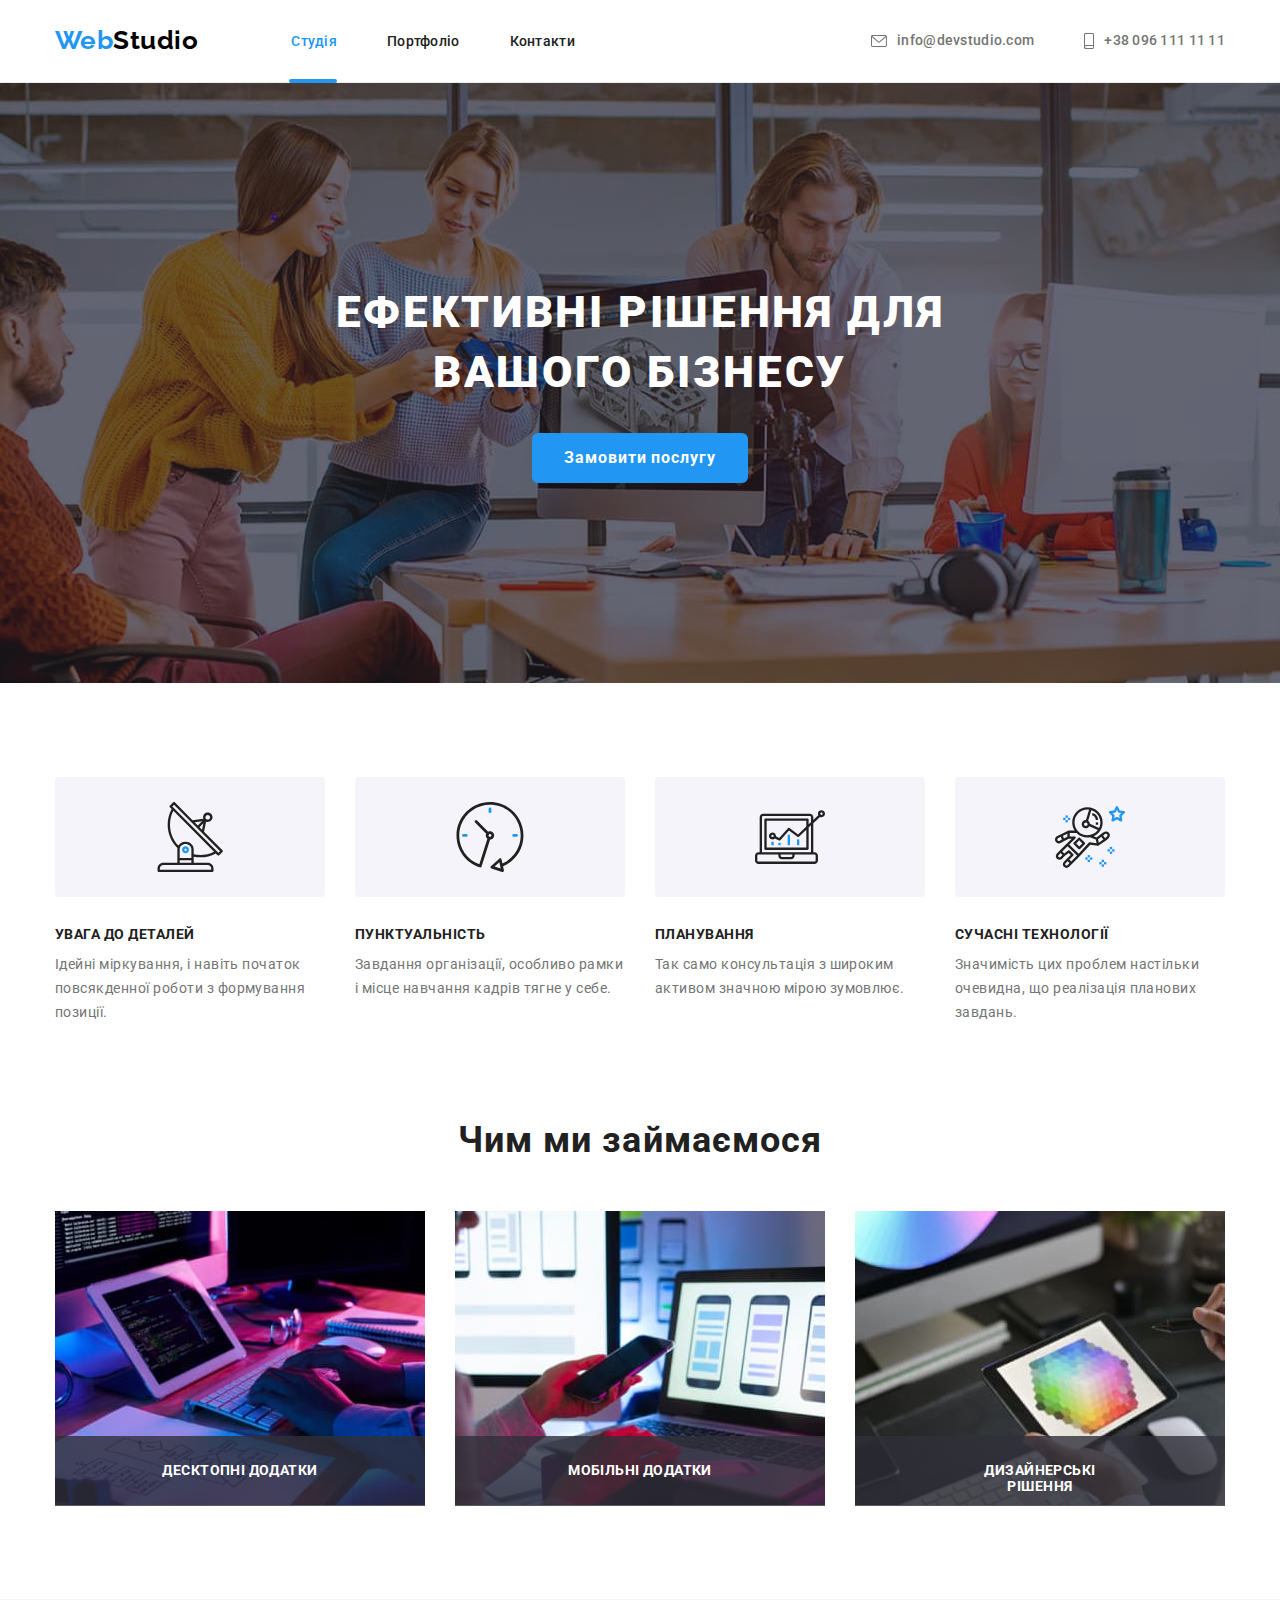
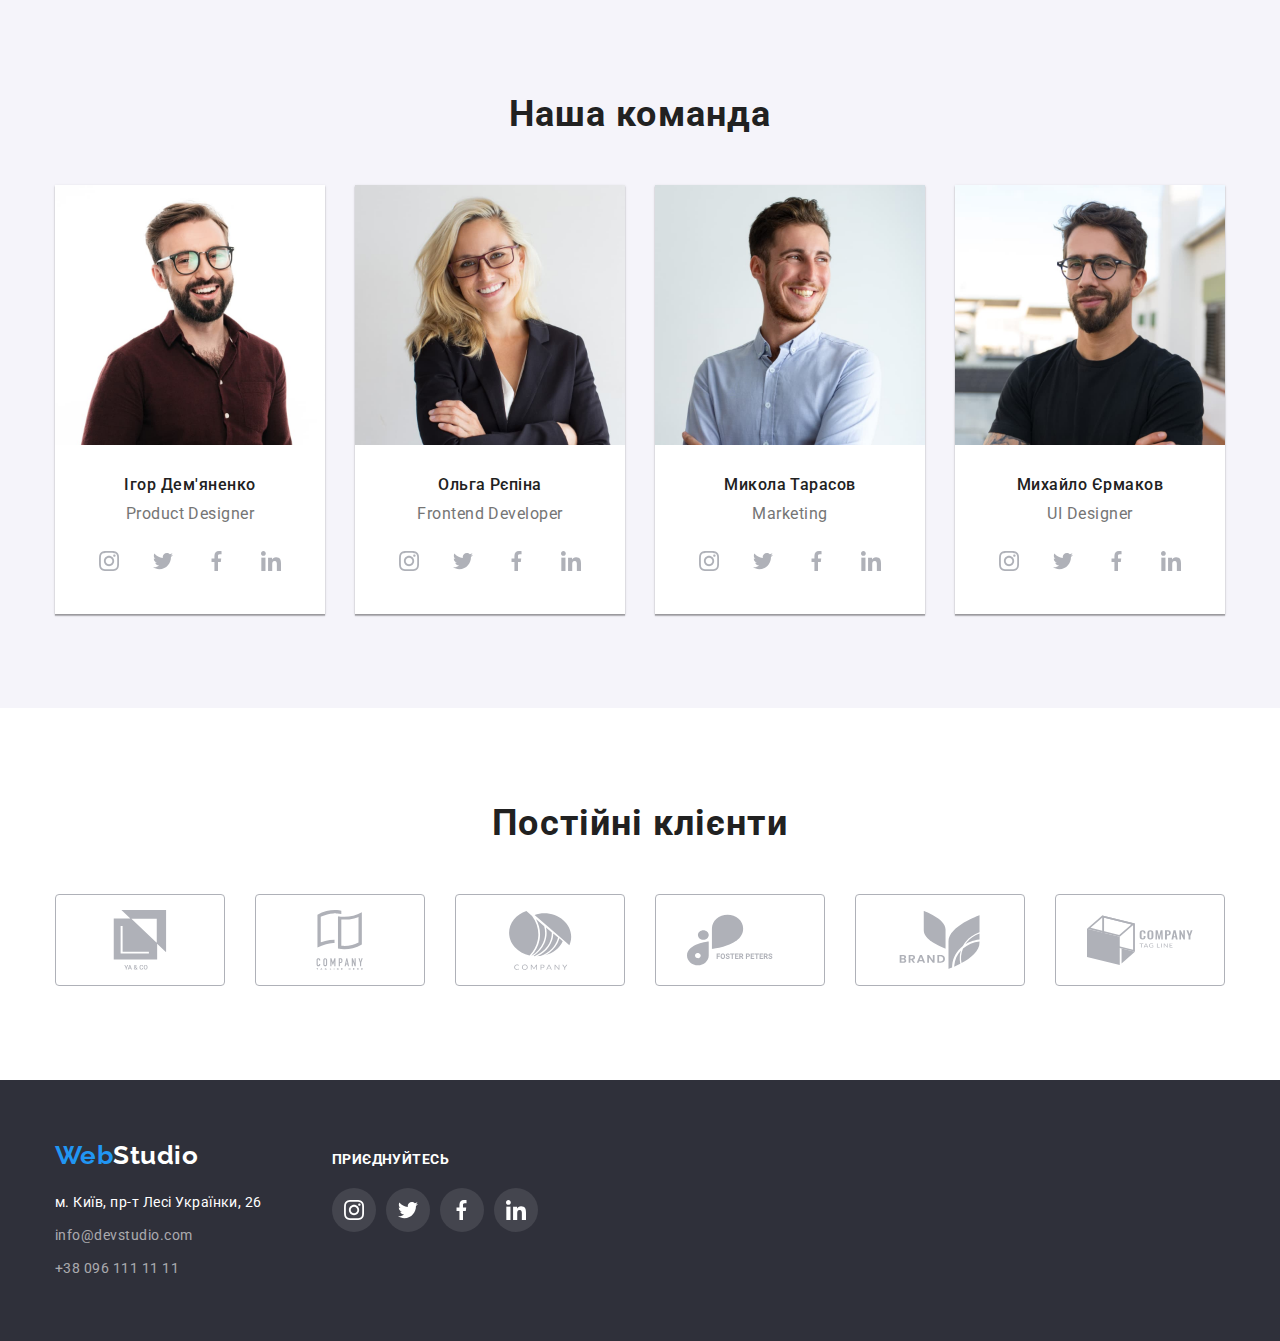
<file: index.html>
<!DOCTYPE html>
<html lang="en">
    <head>
        <meta charset="UTF-8" />
        <meta http-equiv="X-UA-Compatible" content="IE=edge" />
        <meta name="viewport" content="width=device-width, initial-scale=1.0" />
        <title>Portfolio</title>

        <link rel="preconnect" href="https://fonts.googleapis.com" />
        <link rel="preconnect" href="https://fonts.gstatic.com" crossorigin />
        <link
            href="https://fonts.googleapis.com/css2?family=Raleway:wght@700&family=Roboto:wght@400;500;700;900&display=swap"
            rel="stylesheet"
        />

        <link
            rel="stylesheet"
            href="https://cdnjs.cloudflare.com/ajax/libs/modern-normalize/1.0.0/modern-normalize.min.css"
        />

        <link rel="stylesheet" href="./css/styles.css" />
    </head>
    <body>
        <header class="page-header">
            <div class="container page-header-container">
                <nav class="main-nav">
                    <a href="./index.html" class="logo"
                        ><span class="accent">Web</span>Studio</a
                    >

                    <ul class="main-nav-list list">
                        <li class="main-nav-item">
                            <a
                                href="./index.html"
                                class="main-nav-link current link"
                                >Студія</a
                            >
                        </li>
                        <li class="main-nav-item">
                            <a
                                href="./portfolio.html"
                                class="main-nav-link link"
                                >Портфоліо</a
                            >
                        </li>
                        <li class="main-nav-item">
                            <a href="" class="main-nav-link link">Контакти</a>
                        </li>
                    </ul>
                </nav>

                <ul class="connection-list list">
                    <li class="connection-list-item">
                        <a
                            href="mailto:info@devstudio.com"
                            class="connection-list-link link"
                            ><svg
                                class="connection-list-icon"
                                width="16"
                                height="12"
                            >
                                <use
                                    href="./images/sprite.svg#icon-envelope"
                                ></use></svg
                            >info@devstudio.com</a
                        >
                    </li>
                    <li class="connection-list-item">
                        <a
                            href="tel:+380961111111"
                            class="connection-list-link link"
                            ><svg
                                class="connection-list-icon"
                                width="10"
                                height="16"
                            >
                                <use
                                    href="./images/sprite.svg#icon-smartphone"
                                ></use></svg
                            >+38 096 111 11 11</a
                        >
                    </li>
                </ul>
            </div>
        </header>
        <main>
            <section class="hero-section hero-background">
                <div class="container hero-section-container">
                    <h1 class="hero-title">
                        Ефективні рішення для вашого бізнесу
                    </h1>

                    <button type="button" class="hero-button" data-modal-open>
                        Замовити послугу
                    </button>
                </div>
            </section>

            <section class="benefits-section section">
                <div class="container">
                    <h2 class="benefits-title visually-hidden">
                        Наші переваги
                    </h2>

                    <ul class="benefits-list-theme list">
                        <li class="benefits-list-item">
                            <div class="benefits-element">
                                <svg
                                    class="benefits-list-icon"
                                    width="70"
                                    height="70"
                                >
                                    <use
                                        href="./images/sprite.svg#icon-Group-2"
                                    ></use>
                                </svg>
                            </div>
                            <h3 class="benefits-item-title">
                                УВАГА ДО ДЕТАЛЕЙ
                            </h3>
                            <p class="benefits-item-description">
                                Ідейні міркування, і навіть початок повсякденної
                                роботи з формування позиції.
                            </p>
                        </li>
                        <li class="benefits-list-item">
                            <div class="benefits-element">
                                <svg
                                    class="benefits-list-icon"
                                    width="70"
                                    height="70"
                                >
                                    <use
                                        href="./images/sprite.svg#icon-clock-1"
                                    ></use>
                                </svg>
                            </div>

                            <h3 class="benefits-item-title">ПУНКТУАЛЬНІСТЬ</h3>
                            <p class="benefits-item-description">
                                Завдання організації, особливо рамки і місце
                                навчання кадрів тягне у себе.
                            </p>
                        </li>
                        <li class="benefits-list-item">
                            <div class="benefits-element">
                                <svg
                                    class="benefits-list-icon"
                                    width="70"
                                    height="70"
                                >
                                    <use
                                        href="./images/sprite.svg#icon-diagram-1"
                                    ></use>
                                </svg>
                            </div>

                            <h3 class="benefits-item-title">ПЛАНУВАННЯ</h3>
                            <p class="benefits-item-description">
                                Так само консультація з широким активом значною
                                мірою зумовлює.
                            </p>
                        </li>
                        <li class="benefits-list-item">
                            <div class="benefits-element">
                                <svg
                                    class="benefits-list-icon"
                                    width="70"
                                    height="70"
                                >
                                    <use
                                        href="./images/sprite.svg#icon-astronaut-1"
                                    ></use>
                                </svg>
                            </div>

                            <h3 class="benefits-item-title">
                                СУЧАСНІ ТЕХНОЛОГІЇ
                            </h3>
                            <p class="benefits-item-description">
                                Значимість цих проблем настільки очевидна, що
                                реалізація планових завдань.
                            </p>
                        </li>
                    </ul>
                </div>
            </section>

            <section class="examples-section section">
                <div class="container">
                    <h2 class="examples-title title list">Чим ми займаємося</h2>

                    <ul class="examples-list list">
                        <li class="examples-item">
                            <div class="examples-background">
                                <img
                                    src="./images/programmings.jpg"
                                    alt="пишемо програми для комп'ютерів"
                                    width="370"
                                />
                                <div class="examples-background-overlay">
                                    <p class="examples-background-text">
                                        Десктопні додатки
                                    </p>
                                </div>
                            </div>
                        </li>

                        <li class="examples-item">
                            <div class="examples-background">
                                <img
                                    src="./images/apps.jpg"
                                    alt="створюємо мобільні додатки"
                                    width="370"
                                />
                                <div class="examples-background-overlay">
                                    <p class="examples-background-text">
                                        Мобільні додатки
                                    </p>
                                </div>
                            </div>
                        </li>
                        <li class="examples-item">
                            <div class="examples-background">
                                <img
                                    src="./images/settings.jpg"
                                    alt="тонкі налаштування обладнання"
                                    width="370"
                                />
                                <div class="examples-background-overlay">
                                    <p class="examples-background-text">
                                        Дизайнерські рішення
                                    </p>
                                </div>
                            </div>
                        </li>
                    </ul>
                </div>
            </section>

            <section class="team-section section">
                <div class="container">
                    <h2 class="team-title title">Наша команда</h2>
                    <ul class="team-list">
                        <li class="team-item list">
                            <img
                                class="team-card"
                                src="./images/igor.jpg"
                                alt="чоловік у коричневій сорочці"
                                width="270"
                            />
                            <div class="team-item-wrapper">
                                <h3 class="team-item-title title-name-team">
                                    Ігор Дем'яненко
                                </h3>
                                <p class="team-description">Product Designer</p>
                                <ul class="social-list">
                                    <li class="social-list-item list">
                                        <a
                                            href=""
                                            class="social-list-link link"
                                        >
                                            <svg
                                                class="social-list-icon"
                                                width="20"
                                                height="20"
                                            >
                                                <use
                                                    href="./images/sprite.svg#icon-instagram"
                                                ></use>
                                            </svg>
                                        </a>
                                    </li>
                                    <li class="social-list-item list">
                                        <a
                                            href=""
                                            class="social-list-link link"
                                        >
                                            <svg
                                                class="social-list-icon"
                                                width="20"
                                                height="20"
                                            >
                                                <use
                                                    href="./images/sprite.svg#icon-twitter"
                                                ></use>
                                            </svg>
                                        </a>
                                    </li>
                                    <li class="social-list-item list">
                                        <a href="" class="social-list-link">
                                            <svg
                                                class="social-list-icon"
                                                width="20"
                                                height="20"
                                            >
                                                <use
                                                    href="./images/sprite.svg#icon-facebook"
                                                ></use>
                                            </svg>
                                        </a>
                                    </li>
                                    <li class="social-list-item list">
                                        <a
                                            href=""
                                            class="social-list-link link"
                                        >
                                            <svg
                                                class="social-list-icon"
                                                width="20"
                                                height="20"
                                            >
                                                <use
                                                    href="./images/sprite.svg#icon-linkedin"
                                                ></use>
                                            </svg>
                                        </a>
                                    </li>
                                </ul>
                            </div>
                        </li>

                        <li class="team-item list">
                            <img
                                class="team-card"
                                src="./images/olga.jpg"
                                alt="блондинка в чорному піджаку"
                                width="270"
                            />
                            <div class="team-item-wrapper">
                                <h3 class="team-item-title title-name-team">
                                    Ольга Рєпіна
                                </h3>
                                <p class="team-description">
                                    Frontend Developer
                                </p>
                                <ul class="social-list">
                                    <li class="social-list-item list">
                                        <a
                                            href=""
                                            class="social-list-link link"
                                        >
                                            <svg
                                                class="social-list-icon"
                                                width="20"
                                                height="20"
                                            >
                                                <use
                                                    href="./images/sprite.svg#icon-instagram"
                                                ></use>
                                            </svg>
                                        </a>
                                    </li>
                                    <li class="social-list-item list">
                                        <a
                                            href=""
                                            class="social-list-link link"
                                        >
                                            <svg
                                                class="social-list-icon"
                                                width="20"
                                                height="20"
                                            >
                                                <use
                                                    href="./images/sprite.svg#icon-twitter"
                                                ></use>
                                            </svg>
                                        </a>
                                    </li>
                                    <li class="social-list-item list">
                                        <a href="" class="social-list-link">
                                            <svg
                                                class="social-list-icon"
                                                width="20"
                                                height="20"
                                            >
                                                <use
                                                    href="./images/sprite.svg#icon-facebook"
                                                ></use>
                                            </svg>
                                        </a>
                                    </li>
                                    <li class="social-list-item list">
                                        <a
                                            href=""
                                            class="social-list-link link"
                                        >
                                            <svg
                                                class="social-list-icon"
                                                width="20"
                                                height="20"
                                            >
                                                <use
                                                    href="./images/sprite.svg#icon-linkedin"
                                                ></use>
                                            </svg>
                                        </a>
                                    </li>
                                </ul>
                            </div>
                        </li>

                        <li class="team-item list">
                            <img
                                class="team-card"
                                src="./images/nikolay.jpg"
                                alt="чоловік у блакитній сорочці"
                                width="270"
                            />
                            <div class="team-item-wrapper">
                                <h3 class="team-item-title title-name-team">
                                    Микола Тарасов
                                </h3>
                                <p class="team-description">Marketing</p>
                                <ul class="social-list">
                                    <li class="social-list-item list">
                                        <a
                                            href=""
                                            class="social-list-link link"
                                        >
                                            <svg
                                                class="social-list-icon"
                                                width="20"
                                                height="20"
                                            >
                                                <use
                                                    href="./images/sprite.svg#icon-instagram"
                                                ></use>
                                            </svg>
                                        </a>
                                    </li>
                                    <li class="social-list-item list">
                                        <a
                                            href=""
                                            class="social-list-link link"
                                        >
                                            <svg
                                                class="social-list-icon"
                                                width="20"
                                                height="20"
                                            >
                                                <use
                                                    href="./images/sprite.svg#icon-twitter"
                                                ></use>
                                            </svg>
                                        </a>
                                    </li>
                                    <li class="social-list-item list">
                                        <a href="" class="social-list-link">
                                            <svg
                                                class="social-list-icon"
                                                width="20"
                                                height="20"
                                            >
                                                <use
                                                    href="./images/sprite.svg#icon-facebook"
                                                ></use>
                                            </svg>
                                        </a>
                                    </li>
                                    <li class="social-list-item list">
                                        <a
                                            href=""
                                            class="social-list-link link"
                                        >
                                            <svg
                                                class="social-list-icon"
                                                width="20"
                                                height="20"
                                            >
                                                <use
                                                    href="./images/sprite.svg#icon-linkedin"
                                                ></use>
                                            </svg>
                                        </a>
                                    </li>
                                </ul>
                            </div>
                        </li>
                        <li class="team-item list">
                            <img
                                class="team-card"
                                src="./images/michael.jpg"
                                alt="чоловік у чорній футболці"
                                width="270"
                            />
                            <div class="team-item-wrapper">
                                <h3 class="team-item-title title-name-team">
                                    Михайло Єрмаков
                                </h3>
                                <p class="team-description">UI Designer</p>
                                <ul class="social-list">
                                    <li class="social-list-item list">
                                        <a
                                            href=""
                                            class="social-list-link link"
                                        >
                                            <svg
                                                class="social-list-icon"
                                                width="20"
                                                height="20"
                                            >
                                                <use
                                                    href="./images/sprite.svg#icon-instagram"
                                                ></use>
                                            </svg>
                                        </a>
                                    </li>
                                    <li class="social-list-item list">
                                        <a
                                            href=""
                                            class="social-list-link link"
                                        >
                                            <svg
                                                class="social-list-icon"
                                                width="20"
                                                height="20"
                                            >
                                                <use
                                                    href="./images/sprite.svg#icon-twitter"
                                                ></use>
                                            </svg>
                                        </a>
                                    </li>
                                    <li class="social-list-item list">
                                        <a href="" class="social-list-link">
                                            <svg
                                                class="social-list-icon"
                                                width="20"
                                                height="20"
                                            >
                                                <use
                                                    href="./images/sprite.svg#icon-facebook"
                                                ></use>
                                            </svg>
                                        </a>
                                    </li>
                                    <li class="social-list-item list">
                                        <a
                                            href=""
                                            class="social-list-link link"
                                        >
                                            <svg
                                                class="social-list-icon"
                                                width="20"
                                                height="20"
                                            >
                                                <use
                                                    href="./images/sprite.svg#icon-linkedin"
                                                ></use>
                                            </svg>
                                        </a>
                                    </li>
                                </ul>
                            </div>
                        </li>
                    </ul>
                </div>
            </section>

            <section class="our-clients-section section">
                <div class="container">
                    <h2 class="our-clients-section-title title">
                        Постійні клієнти
                    </h2>
                    <ul class="our-clients-section-list">
                        <li class="our-clients-item list">
                            <a
                                href=""
                                class="our-clients-section-list-link link"
                            >
                                <svg
                                    class="our-clients-section-icon"
                                    width="106"
                                    height="60"
                                >
                                    <use
                                        href="./images/sprite.svg#icon-yaco"
                                    ></use>
                                </svg>
                            </a>
                        </li>
                        <li class="our-clients-item list">
                            <a
                                href=""
                                class="our-clients-section-list-link link"
                            >
                                <svg
                                    class="our-clients-section-icon"
                                    width="106"
                                    height="60"
                                >
                                    <use
                                        href="./images/sprite.svg#icon-group"
                                    ></use>
                                </svg>
                            </a>
                        </li>
                        <li class="our-clients-item list">
                            <a
                                href=""
                                class="our-clients-section-list-link link"
                            >
                                <svg
                                    class="our-clients-section-icon"
                                    width="106"
                                    height="60"
                                >
                                    <use
                                        href="./images/sprite.svg#icon-company"
                                    ></use>
                                </svg>
                            </a>
                        </li>
                        <li class="our-clients-item list">
                            <a
                                href=""
                                class="our-clients-section-list-link link"
                            >
                                <svg
                                    class="our-clients-section-icon"
                                    width="106"
                                    height="60"
                                >
                                    <use
                                        href="./images/sprite.svg#icon-foster"
                                    ></use>
                                </svg>
                            </a>
                        </li>
                        <li class="our-clients-item list">
                            <a
                                href=""
                                class="our-clients-section-list-link link"
                            >
                                <svg
                                    class="our-clients-section-icon"
                                    width="106"
                                    height="60"
                                >
                                    <use
                                        href="./images/sprite.svg#icon-brand"
                                    ></use>
                                </svg>
                            </a>
                        </li>
                        <li class="our-clients-item list">
                            <a
                                href=""
                                class="our-clients-section-list-link link"
                            >
                                <svg
                                    class="our-clients-section-icon"
                                    width="106"
                                    height="60"
                                >
                                    <use
                                        href="./images/sprite.svg#icon-tag-line"
                                    ></use>
                                </svg>
                            </a>
                        </li>
                    </ul>
                </div>
            </section>
        </main>

        <footer class="footer">
            <div class="container foot-list">
                <ul class="foot-footer-list list">
                    <li>
                        <a href="./index.html" class="logo-footer"
                            ><span class="accent">Web</span>Studio</a
                        >

                        <address>
                            <ul class="connect-list list">
                                <li class="item">
                                    <a
                                        href="https://www.google.com.ua/maps/place/бул.+Леси+Украинки,+26,+Киев"
                                        target="_blank"
                                        rel="noopener noreferrer"
                                        class="address"
                                        >м. Київ, пр-т Лесі Українки, 26</a
                                    >
                                </li>
                                <li class="item">
                                    <a
                                        href="mailto:info@devstudio.com"
                                        class="link"
                                        >info@devstudio.com</a
                                    >
                                </li>
                                <li class="item">
                                    <a href="tel:+380961111111" class="link"
                                        >+38 096 111 11 11</a
                                    >
                                </li>
                            </ul>
                        </address>
                    </li>
                    <li>
                        <div class="social-list-footer-total">
                            <h2 class="social-list-footer-total-title">
                                Приєднуйтесь
                            </h2>
                            <ul class="social-list-footer">
                                <li class="social-list-item-footer list">
                                    <a
                                        href=""
                                        class="social-list-link-footer link"
                                    >
                                        <svg
                                            class="social-list-icon-footer"
                                            width="20"
                                            height="20"
                                        >
                                            <use
                                                href="./images/sprite.svg#icon-instagram"
                                            ></use>
                                        </svg>
                                    </a>
                                </li>
                                <li class="social-list-item-footer list">
                                    <a
                                        href=""
                                        class="social-list-link-footer link"
                                    >
                                        <svg
                                            class="social-list-icon-footer"
                                            width="20"
                                            height="20"
                                        >
                                            <use
                                                href="./images/sprite.svg#icon-twitter"
                                            ></use>
                                        </svg>
                                    </a>
                                </li>
                                <li class="social-list-item-footer list">
                                    <a href="" class="social-list-link-footer">
                                        <svg
                                            class="social-list-icon-footer"
                                            width="20"
                                            height="20"
                                        >
                                            <use
                                                href="./images/sprite.svg#icon-facebook"
                                            ></use>
                                        </svg>
                                    </a>
                                </li>
                                <li class="social-list-item-footer list">
                                    <a
                                        href=""
                                        class="social-list-link-footer link"
                                    >
                                        <svg
                                            class="social-list-icon-footer"
                                            width="20"
                                            height="20"
                                        >
                                            <use
                                                href="./images/sprite.svg#icon-linkedin"
                                            ></use>
                                        </svg>
                                    </a>
                                </li>
                            </ul>
                        </div>
                    </li>
                </ul>
            </div>
        </footer>

        <div class="backdrop is-hidden" data-modal>
            <div class="modal">
                <button type="button" class="modal-close-btn" data-modal-close>
                    <svg class="modal-close-btn-icon" width="11" height="11">
                        <use href="./images/sprite.svg#icon-cross"></use>
                    </svg>
                </button>
                <p class="modal-caption">
                    Залиште свої дані, ми вам передзвонимо
                </p>
                <form class="modal-form">
                    <label class="modal-form-field"
                        >Ім'я
                        <input
                            name="user-name"
                            type="text"
                            class="modal-form-input"
                            placeholder=""
                            required
                            pattern="[a-zA-Zа-яА-ЯіІїЇ]+"
                        />
                    </label>

                    <label class="modal-form-field"
                        >Телефон
                        <input
                            name="user-phone-number"
                            type="tel"
                            class="modal-form-input"
                            placeholder=""
                            pattern="[0-9]{3}-[0-9]{3}-[0-9]{2}-[0-9]{2}"
                            title="xxx-xxx-xx-xx"
                            required
                        />
                    </label>

                    <label for="" class="modal-form-field"
                        >Пошта
                        <input
                            name="user-email"
                            type="text"
                            class="modal-form-input"
                            placeholder=""
                            required
                        />
                    </label>

                    <label for="" class="modal-form-field"
                        >Коментар
                        <textarea name="" id="" cols="30" rows="10">
Коментар</textarea
                        >
                    </label>
                    <label for="" class="modal-form-check-wrapper">
                        <input type="text" class="modal-form-check" />
                        Погоджуюся з розсилкою та приймаю
                        <a href="">Умови договору</a>
                    </label>

                    <!-- <div class="contact-form-btn-wrapper"> -->
                    <button type="submit" class="modal-form-btn">
                        Відправити
                    </button>
                    <!-- </div> -->
                </form>
            </div>
        </div>
        <script src="./js/modal.js"></script>
    </body>
</html>
</file>
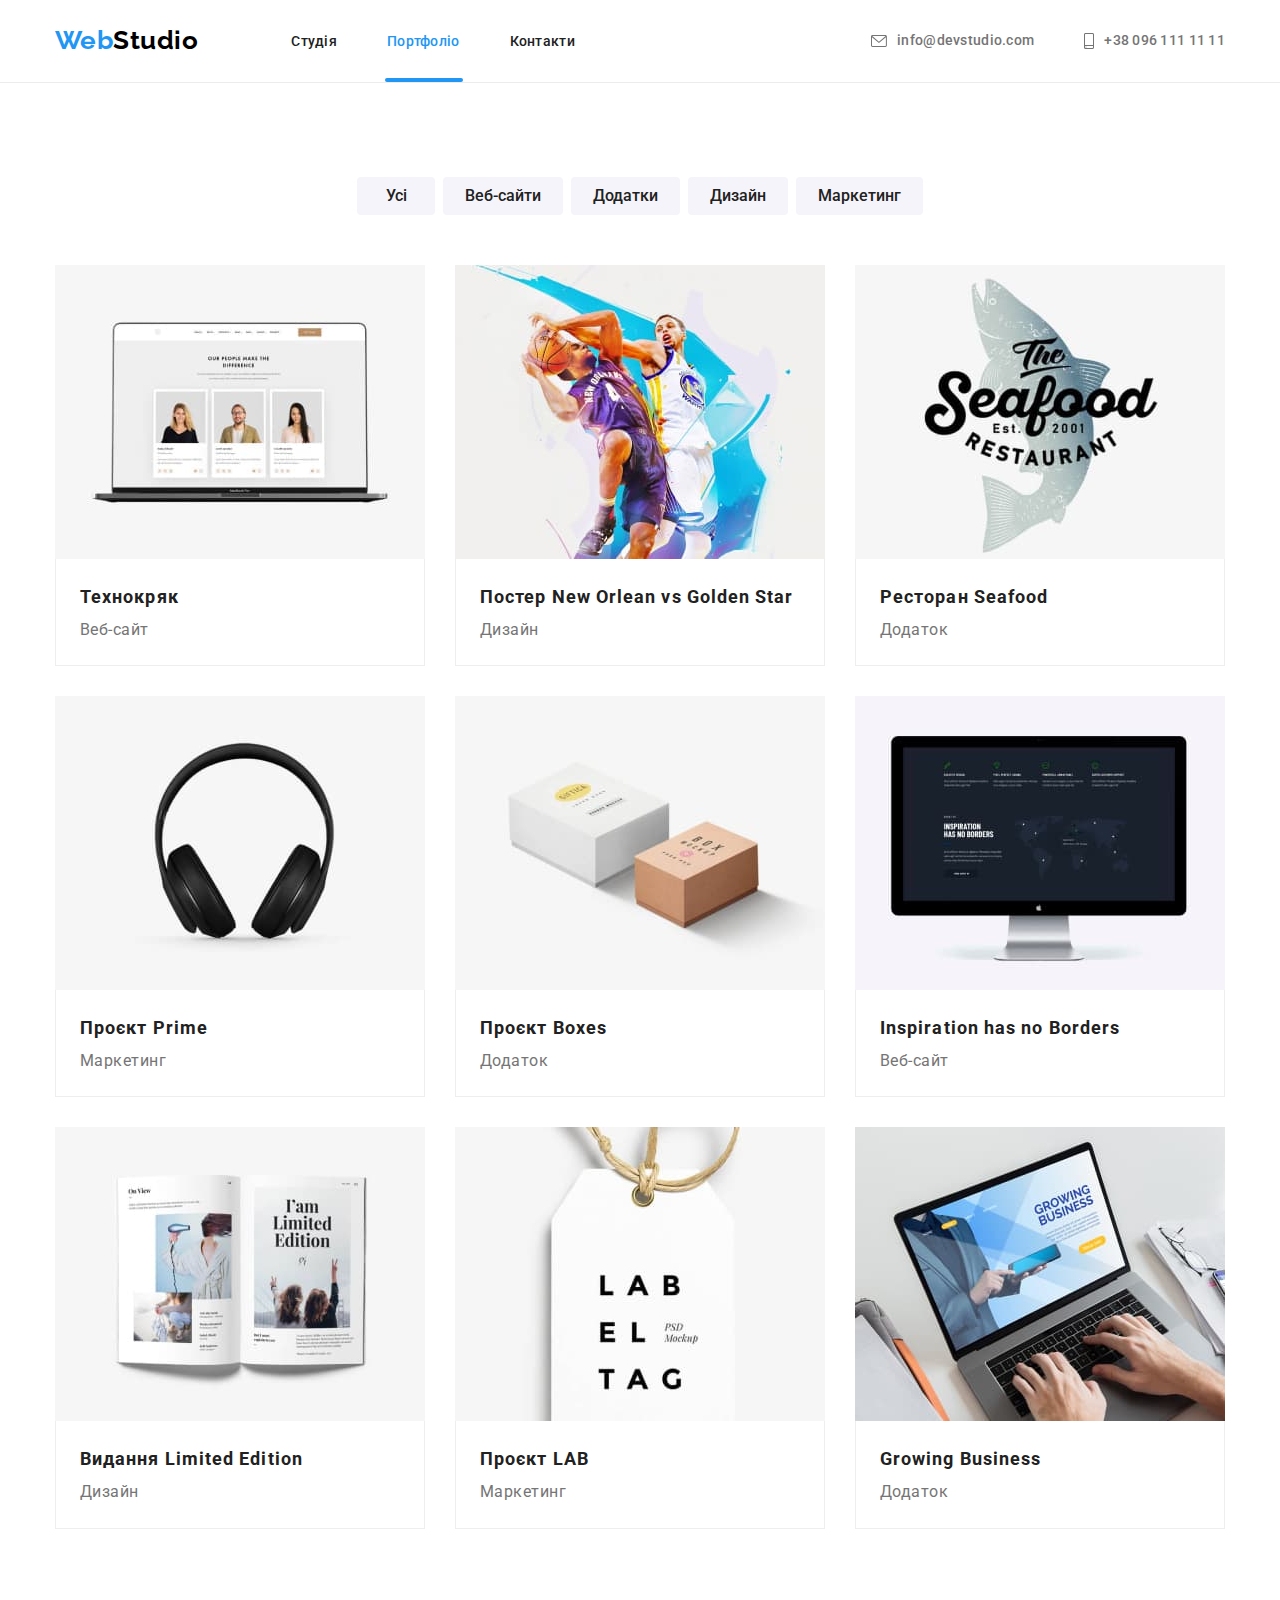
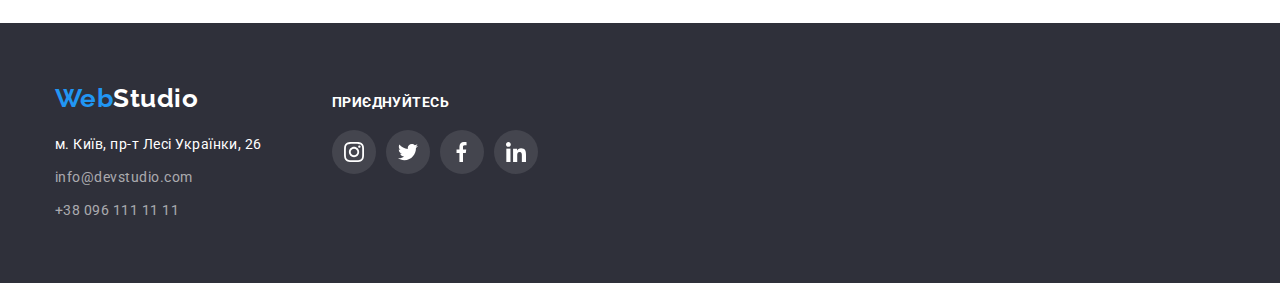
<file: portfolio.html>
<!DOCTYPE html>
<html lang="en">
    <head>
        <meta charset="UTF-8" />
        <meta http-equiv="X-UA-Compatible" content="IE=edge" />
        <meta name="viewport" content="width=device-width, initial-scale=1.0" />
        <title>Portfolio</title>

        <link rel="preconnect" href="https://fonts.googleapis.com" />
        <link rel="preconnect" href="https://fonts.gstatic.com" crossorigin />
        <link
            href="https://fonts.googleapis.com/css2?family=Raleway:wght@700&family=Roboto:wght@400;500;700;900&display=swap"
            rel="stylesheet"
        />

        <link
            rel="stylesheet"
            href="https://cdnjs.cloudflare.com/ajax/libs/modern-normalize/1.0.0/modern-normalize.min.css"
        />

        <link rel="stylesheet" href="./css/styles.css" />
    </head>
    <body>
        <header class="page-header">
            <div class="container page-header-container">
                <nav class="main-nav">
                    <a href="./index.html" class="logo"
                        ><span class="accent">Web</span>Studio</a
                    >

                    <ul class="main-nav-list list">
                        <li class="main-nav-item">
                            <a href="./index.html" class="main-nav-link link"
                                >Студія</a
                            >
                        </li>
                        <li class="main-nav-item">
                            <a
                                href="./portfolio.html"
                                class="main-nav-link-portfolio current link"
                                >Портфоліо</a
                            >
                        </li>
                        <li class="main-nav-item">
                            <a href="" class="main-nav-link link">Контакти</a>
                        </li>
                    </ul>
                </nav>

                <ul class="connection-list list">
                    <li class="connection-list-item">
                        <a
                            href="mailto:info@devstudio.com"
                            class="connection-list-link link"
                            ><svg
                                class="connection-list-icon"
                                width="16"
                                height="12"
                            >
                                <use
                                    href="./images/sprite.svg#icon-envelope"
                                ></use></svg
                            >info@devstudio.com</a
                        >
                    </li>
                    <li class="connection-list-item">
                        <a
                            href="tel:+380961111111"
                            class="connection-list-link link"
                            ><svg
                                class="connection-list-icon"
                                width="10"
                                height="16"
                            >
                                <use
                                    href="./images/sprite.svg#icon-smartphone"
                                ></use></svg
                            >+38 096 111 11 11</a
                        >
                    </li>
                </ul>
            </div>
        </header>
        <main>
            <section class="works-section section">
                <h1 class="section-title visually-hidden">Наші роботи</h1>
                <div class="container">
                    <ul class="button-list list">
                        <li>
                            <button type="button" class="button-secondary">
                                Усі
                            </button>
                        </li>
                        <li>
                            <button type="button" class="button-secondary">
                                Веб-сайти
                            </button>
                        </li>
                        <li>
                            <button type="button" class="button-secondary">
                                Додатки
                            </button>
                        </li>
                        <li>
                            <button type="button" class="button-secondary">
                                Дизайн
                            </button>
                        </li>
                        <li>
                            <button type="button" class="button-secondary">
                                Маркетинг
                            </button>
                        </li>
                    </ul>
                </div>

                <div class="container">
                    <ul class="works-list list link">
                        <li class="works-list-element">
                            <a href="/" class="link">
                                <div class="works-box">
                                    <img
                                        src="./images/techno.jpg"
                                        alt="Ноутбук"
                                        width="370"
                                    />

                                    <div class="works-overlay">
                                        <p class="works-overlay-text">
                                            Ресурс пропонує комплексні
                                            пропозиції з різним рівнем
                                            функціоналу та сервісів. Все це
                                            дозволить відвідувачу отримати
                                            вичерпні відомості про компанію чи
                                            приватну особу.
                                        </p>
                                    </div>
                                </div>
                            </a>

                            <div class="works-list-wrapper">
                                <h2
                                    class="works-list-element-title title-works-total"
                                >
                                    Технокряк
                                </h2>
                                <p class="works-description">Веб-сайт</p>
                            </div>
                        </li>

                        <li class="works-list-element">
                            <a href="/" class="link">
                                <div class="works-box">
                                    <img
                                        src="./images/poster.jpg"
                                        alt="Двоє хлопців грають у баскетбол"
                                        width="370"
                                    />
                                    <div class="works-overlay">
                                        <p class="works-overlay-text">
                                            Ресурс пропонує комплексні
                                            пропозиції з різним рівнем
                                            функціоналу та сервісів. Все це
                                            дозволить відвідувачу отримати
                                            вичерпні відомості про компанію чи
                                            приватну особу.
                                        </p>
                                    </div>
                                </div></a
                            >
                            <div class="works-list-wrapper">
                                <h2
                                    class="works-list-element-title title-works-total"
                                >
                                    Постер New Orlean vs Golden Star
                                </h2>
                                <p class="works-description">Дизайн</p>
                            </div>
                        </li>
                        <li class="works-list-element">
                            <a href="/" class="link">
                                <div class="works-box">
                                    <img
                                        src="./images/restaurant.jpg"
                                        alt="реклама рибного ресторану"
                                        width="370"
                                    />
                                    <div class="works-overlay">
                                        <p class="works-overlay-text">
                                            Ресурс пропонує комплексні
                                            пропозиції з різним рівнем
                                            функціоналу та сервісів. Все це
                                            дозволить відвідувачу отримати
                                            вичерпні відомості про компанію чи
                                            приватну особу.
                                        </p>
                                    </div>
                                </div></a
                            >
                            <div class="works-list-wrapper">
                                <h2
                                    class="works-list-element-title title-works-total"
                                >
                                    Ресторан Seafood
                                </h2>
                                <p class="works-description">Додаток</p>
                            </div>
                        </li>
                        <li class="works-list-element">
                            <a href="/" class="link">
                                <div class="works-box">
                                    <img
                                        src="./images/prime.jpg"
                                        alt="Навушники"
                                        width="370"
                                    />
                                    <div class="works-overlay">
                                        <p class="works-overlay-text">
                                            Ресурс пропонує комплексні
                                            пропозиції з різним рівнем
                                            функціоналу та сервісів. Все це
                                            дозволить відвідувачу отримати
                                            вичерпні відомості про компанію чи
                                            приватну особу.
                                        </p>
                                    </div>
                                </div></a
                            >
                            <div class="works-list-wrapper">
                                <h2
                                    class="works-list-element-title title-works-total"
                                >
                                    Проєкт Prime
                                </h2>
                                <p class="works-description">Маркетинг</p>
                            </div>
                        </li>
                        <li class="works-list-element">
                            <a href="/" class="link">
                                <div class="works-box">
                                    <img
                                        src="./images/boxes.jpg"
                                        alt="Дві коробки"
                                        width="370"
                                    />
                                    <div class="works-overlay">
                                        <p class="works-overlay-text">
                                            Ресурс пропонує комплексні
                                            пропозиції з різним рівнем
                                            функціоналу та сервісів. Все це
                                            дозволить відвідувачу отримати
                                            вичерпні відомості про компанію чи
                                            приватну особу.
                                        </p>
                                    </div>
                                </div></a
                            >
                            <div class="works-list-wrapper">
                                <h2
                                    class="works-list-element-title title-works-total"
                                >
                                    Проєкт Boxes
                                </h2>
                                <p class="works-description">Додаток</p>
                            </div>
                        </li>
                        <li class="works-list-element">
                            <a href="/" class="link">
                                <div class="works-box">
                                    <img
                                        src="./images/inspiration.jpg"
                                        alt="Монітор комп'ютера"
                                        width="370"
                                    />
                                    <div class="works-overlay">
                                        <p class="works-overlay-text">
                                            Ресурс пропонує комплексні
                                            пропозиції з різним рівнем
                                            функціоналу та сервісів. Все це
                                            дозволить відвідувачу отримати
                                            вичерпні відомості про компанію чи
                                            приватну особу.
                                        </p>
                                    </div>
                                </div></a
                            >
                            <div class="works-list-wrapper">
                                <h2
                                    class="works-list-element-title title-works-total"
                                >
                                    Inspiration has no Borders
                                </h2>
                                <p class="works-description">Веб-сайт</p>
                            </div>
                        </li>
                        <li class="works-list-element">
                            <a href="/" class="link">
                                <div class="works-box">
                                    <img
                                        src="./images/magazine.jpg"
                                        alt="Журнал"
                                        width="370"
                                    />
                                    <div class="works-overlay">
                                        <p class="works-overlay-text">
                                            Ресурс пропонує комплексні
                                            пропозиції з різним рівнем
                                            функціоналу та сервісів. Все це
                                            дозволить відвідувачу отримати
                                            вичерпні відомості про компанію чи
                                            приватну особу.
                                        </p>
                                    </div>
                                </div></a
                            >
                            <div class="works-list-wrapper">
                                <h2
                                    class="works-list-element-title title-works-total"
                                >
                                    Видання Limited Edition
                                </h2>
                                <p class="works-description">Дизайн</p>
                            </div>
                        </li>
                        <li class="works-list-element">
                            <a href="/" class="link">
                                <div class="works-box">
                                    <img
                                        src="./images/lab.jpg"
                                        alt="Бірка бренду"
                                        width="370"
                                    />
                                    <div class="works-overlay">
                                        <p class="works-overlay-text">
                                            Ресурс пропонує комплексні
                                            пропозиції з різним рівнем
                                            функціоналу та сервісів. Все це
                                            дозволить відвідувачу отримати
                                            вичерпні відомості про компанію чи
                                            приватну особу.
                                        </p>
                                    </div>
                                </div></a
                            >
                            <div class="works-list-wrapper">
                                <h2
                                    class="works-list-element-title title-works-total"
                                >
                                    Проєкт LAB
                                </h2>
                                <p class="works-description">Маркетинг</p>
                            </div>
                        </li>
                        <li class="works-list-element">
                            <a href="/" class="link">
                                <div class="works-box">
                                    <img
                                        src="./images/business.jpg"
                                        alt="Чоловік працює за комп'ютером"
                                        width="370"
                                    />
                                    <div class="works-overlay">
                                        <p class="works-overlay-text">
                                            Ресурс пропонує комплексні
                                            пропозиції з різним рівнем
                                            функціоналу та сервісів. Все це
                                            дозволить відвідувачу отримати
                                            вичерпні відомості про компанію чи
                                            приватну особу.
                                        </p>
                                    </div>
                                </div></a
                            >
                            <div class="works-list-wrapper">
                                <h2
                                    class="works-list-element-title title-works-total"
                                >
                                    Growing Business
                                </h2>
                                <p class="works-description">Додаток</p>
                            </div>
                        </li>
                    </ul>
                </div>
            </section>
        </main>

        <footer class="footer">
            <div class="container foot-list">
                <ul class="foot-footer-list list">
                    <li>
                        <a href="./index.html" class="logo-footer"
                            ><span class="accent">Web</span>Studio</a
                        >

                        <address>
                            <ul class="connect-list list">
                                <li class="item">
                                    <a
                                        href="https://www.google.com.ua/maps/place/бул.+Леси+Украинки,+26,+Киев"
                                        target="_blank"
                                        rel="noopener noreferrer"
                                        class="address"
                                        >м. Київ, пр-т Лесі Українки, 26</a
                                    >
                                </li>
                                <li class="item">
                                    <a
                                        href="mailto:info@devstudio.com"
                                        class="link"
                                        >info@devstudio.com</a
                                    >
                                </li>
                                <li class="item">
                                    <a href="tel:+380961111111" class="link"
                                        >+38 096 111 11 11</a
                                    >
                                </li>
                            </ul>
                        </address>
                    </li>
                    <li>
                        <div class="social-list-footer-total">
                            <h2 class="social-list-footer-total-title">
                                Приєднуйтесь
                            </h2>
                            <ul class="social-list-footer">
                                <li class="social-list-item-footer list">
                                    <a
                                        href=""
                                        class="social-list-link-footer link"
                                    >
                                        <svg
                                            class="social-list-icon-footer"
                                            width="20"
                                            height="20"
                                        >
                                            <use
                                                href="./images/sprite.svg#icon-instagram"
                                            ></use>
                                        </svg>
                                    </a>
                                </li>
                                <li class="social-list-item-footer list">
                                    <a
                                        href=""
                                        class="social-list-link-footer link"
                                    >
                                        <svg
                                            class="social-list-icon-footer"
                                            width="20"
                                            height="20"
                                        >
                                            <use
                                                href="./images/sprite.svg#icon-twitter"
                                            ></use>
                                        </svg>
                                    </a>
                                </li>
                                <li class="social-list-item-footer list">
                                    <a href="" class="social-list-link-footer">
                                        <svg
                                            class="social-list-icon-footer"
                                            width="20"
                                            height="20"
                                        >
                                            <use
                                                href="./images/sprite.svg#icon-facebook"
                                            ></use>
                                        </svg>
                                    </a>
                                </li>
                                <li class="social-list-item-footer list">
                                    <a
                                        href=""
                                        class="social-list-link-footer link"
                                    >
                                        <svg
                                            class="social-list-icon-footer"
                                            width="20"
                                            height="20"
                                        >
                                            <use
                                                href="./images/sprite.svg#icon-linkedin"
                                            ></use>
                                        </svg>
                                    </a>
                                </li>
                            </ul>
                        </div>
                    </li>
                </ul>
            </div>
        </footer>
    </body>
</html>
</file>
<file: css/styles.css>
/* цвет  вторичного текста (заголовки) #212121 */
/* цвет основного текста(которого больше) #757575*/
/* цвет хедер  #FFFFFF*/
/* цвет основного background: #f5f5f5*/
/* цвет футера и основной шапки #2F303A*/
/* цвет background наша команда #F5F4FA*/
/* акцент #2196F3 */
/* CSS-переменные */

:root {
    --primary-text-color: #757575;
    --primary-bg-color: #f5f5f5;
    --title-text-color: #212121;
    --header-color: #ffffff;
    --accent-color: #2196f3;
    --footer-color: #2f303a;
    --primary-font: Roboto, sans-serif;
    --font-accent: Raleway, sans-serif;
    --transition-dur-and-func: 250ms cubic-bezier(0.4, 0, 0.2, 1);
}

/*==== основные параметры body ====*/

body {
    margin: 0;
    color: var(--primary-text-color);
    font-family: var(--primary-font);
    letter-spacing: 0.03em;
}

.list {
    list-style: none;
}

.link {
    text-decoration: none;
}

.visually-hidden {
    position: absolute;
    width: 1px;
    height: 1px;
    margin: -1px;
    border: 0;
    padding: 0;
    white-space: nowrap;
    clip-path: inset(100%);
    clip: rect(0 0 0 0);
    overflow: hidden;
}

h1,
h2,
h3,
h4,
h5,
h6,
p {
    margin-top: 0;
    margin-bottom: 0;
}

ul,
ol {
    margin-top: 0;
    margin-bottom: 0;
    padding-left: 0;
}

img {
    display: block;
}

button {
    cursor: pointer;
}

.section {
    padding-top: 94px;
    padding-bottom: 94px;
}

.title {
    font-family: var(--primary-font);
    font-style: normal;
    font-weight: 700;
    font-size: 36px;
    line-height: 1.17;
    text-align: center;
    letter-spacing: 0.03em;

    color: var(--title-text-color);
}

.title-name-team {
    font-family: var(--primary-font);
    font-style: normal;
    font-weight: 500;
    font-size: 16px;
    line-height: 1.19;

    text-align: center;
    letter-spacing: 0.03em;

    color: var(--title-text-color);
}

.title-works-total {
    font-family: var(--primary-font);
    font-style: normal;
    font-weight: 700;
    font-size: 18px;
    line-height: 2;
    letter-spacing: 0.06em;

    color: var(--title-text-color);
}

.container {
    width: 1200px;
    margin-right: auto;
    margin-left: auto;
    padding-left: 15px;
    padding-right: 15px;
    /* outline: 1px solid tomato; */
}

.page-header {
    background-color: var(--header-color);

    border-bottom-width: 1px;
    border-bottom-style: solid;
    border-bottom-color: #ececec;
}

.page-header-container {
    display: flex;
    align-items: center;
}

/*======== выделение лого =========*/

.logo {
    display: flex;
    align-items: center;
    padding-top: 24px;
    padding-bottom: 25px;

    color: #000000;
    font-family: var(--font-accent);
    font-weight: 700;
    font-size: 26px;
    line-height: 1.19;
    text-decoration: none;

    transition: color var(--transition-dur-and-func);
}

.logo:hover,
.logo:focus,
.logo-footer:hover,
.logo-footer:focus {
    color: var(--accent-color);
}

.accent {
    color: var(--accent-color);
}

/*========= /навигация по сайту /========*/

.main-nav {
    display: flex;
    align-items: center;
    column-gap: 93px;
}

.main-nav-list {
    display: flex;
    padding-top: 32px;
    padding-bottom: 32px;
    align-items: center;
    column-gap: 50px;
}

.main-nav .link {
    padding-top: 34px;
    padding-bottom: 34px;

    color: var(--title-text-color);
    font-weight: 500;
    font-size: 14px;
    line-height: 1.14;
    letter-spacing: 0.02em;
    text-decoration: none;
    transition: color var(--transition-dur-and-func);
}

.main-nav-link:hover,
.main-nav-link:focus {
    color: var(--accent-color);
}

.main-nav-link.current,
.main-nav-link-portfolio.current {
    color: var(--accent-color);
}

.main-nav-link.current::after {
    display: block;
    position: absolute;
    align-items: center;
    margin-left: -2px;
    margin-right: auto;

    content: "";
    width: 48px;
    height: 4px;
    top: 79px;

    background-color: var(--accent-color);
    border-radius: 2px;
}

.main-nav-link-portfolio::after {
    display: block;
    position: absolute;
    margin-left: -2px;
    /* margin-right: auto; */

    content: "";
    width: 78px;
    height: 4px;
    top: 78px;

    background-color: var(--accent-color);
    border-radius: 2px;
}

/*======== связь с компанией ========*/

.connection-list {
    display: flex;
    margin-left: auto;
    column-gap: 50px;
}

.connection-list-item {
    display: flex;
    justify-content: center;
    align-items: center;
}

.connection-list-link {
    display: flex;
    justify-content: center;
    align-items: center;
    column-gap: 10px;
    padding-top: 32px;
    padding-bottom: 32px;
    color: var(--primary-text-color);
    font-weight: 500;
    font-size: 14px;
    line-height: 1.14;
    letter-spacing: 0.02em;
    text-decoration: none;
    transition: color var(--transition-dur-and-func);
}

.connection-list-icon {
    fill: #757575;
    transition: fill var(--transition-dur-and-func);
}

.connection-list-link:hover,
.connection-list-link:focus,
.connect-list .address:hover,
.connect-list .address:focus,
.connect-list .link:hover,
.connect-list .link:focus {
    color: var(--accent-color);
}

.connection-list-item:hover .connection-list-icon,
.connection-list-item:focus .connection-list-icon {
    fill: var(--accent-color);
}

/*========= hero ===========*/

.hero-section {
    margin-left: auto;
    margin-right: auto;
    text-align: center;
    justify-content: center;

    /* background-color: var(--footer-color); */
    /* outline: 2px solid tomato; */
}

.hero-background {
    max-width: 1600px;
    background-position: 50% 50%;
    background-color: #c4c4c4;
    background-image: linear-gradient(
            rgba(47, 48, 58, 0.4),
            rgba(47, 48, 58, 0.4)
        ),
        url("../images/hero-photo.jpg");
}

.hero-section-container {
    padding-bottom: 200px;
    padding-top: 200px;
}

.hero-title {
    /* геометрия */
    width: 610px;
    margin-bottom: 30px;
    margin-left: auto;
    margin-right: auto;

    color: var(--header-color);
    /* background-color: var(--footer-color); */

    font-weight: 900;
    font-size: 44px;
    line-height: 1.36;
    letter-spacing: 0.06em;
    text-transform: uppercase;

    /* динамика */
}

/*========= hero button ==========*/

.hero-button {
    align-self: center;
    min-width: 216px;
    padding: 10px 32px;
    border: none;
    border-radius: 6px;

    color: var(--header-color);
    background-color: var(--accent-color);
    font-family: var(--primary-font);
    font-weight: 700;
    font-size: 16px;
    line-height: 1.88;
    letter-spacing: 0.06em;
}

.button-list {
    display: flex;
    justify-content: center;
    column-gap: 8px;
    margin-bottom: 50px;
}

.button-list .button-secondary {
    min-width: 78px;
    border: none;
    border-radius: 4px;
    padding: 6px 22px;

    background-color: #f5f4fa;
    color: var(--title-text-color);

    font-weight: 500;
    font-size: 16px;
    line-height: 1.62;

    transition: background-color var(--transition-dur-and-func),
        box-shadow var(--transition-dur-and-func),
        color var(--transition-dur-and-func);
}

.button-secondary:hover,
.button-secondary:focus {
    color: var(--header-color);
    box-shadow: 0px 3px 1px rgba(0, 0, 0, 0.1), 0px 1px 2px rgba(0, 0, 0, 0.08),
        0px 2px 2px rgba(0, 0, 0, 0.12);
    /* transition: color var(--transition-dur-and-func); */
    background-color: var(--accent-color);
}

/*======== section =============*/

.section-title {
    margin-top: 0;
    margin-bottom: 50px;

    color: var(--title-text-color);
    font-weight: 700;
    font-size: 36px;
    line-height: 1.17;
    text-align: center;
}

/*========== benefits ============*/

.benefits-section {
    background-color: var(--header-color);
    padding-bottom: 47px;
}

.benefits-list-icon {
    fill: var(--title-text-color);
}

.benefits-element {
    display: flex;
    justify-content: center;
    align-items: center;
    height: 120px;
    margin-bottom: 30px;
    border-radius: 4px;
    background-color: #f5f4fa;
}

.benefits-list-theme {
    display: flex;
    justify-content: center;
    column-gap: 30px;
}

.benefits-list-item {
    width: calc((100% - 90px) / 4);
}

.benefits-item-title {
    /* margin-top: 0; */
    margin-bottom: 10px;
    color: var(--title-text-color);

    font-weight: 700;
    font-size: 14px;
    line-height: 1.14;
    text-transform: uppercase;
}

.benefits-item-description {
    margin-top: 0;
    margin-bottom: 0;
    font-size: 14px;
    line-height: 1.71;
}

/*=========== examples ===========*/

.examples-section {
    padding-top: 47px;
}

.examples-title {
    margin-bottom: 50px;
}

.examples-list {
    display: flex;
    flex-wrap: wrap;
    column-gap: 30px;
}

.examples-item {
    margin-left: auto;
    margin-right: auto;
}

.examples-item {
    width: calc((100% - 60px) / 3);
}

.examples-background {
    position: relative;
}

.examples-background-overlay {
    position: absolute;
    width: 100%;
    height: 70px;
    left: 0;
    top: 225px;
    margin: 0 auto;

    background-color: rgba(47, 48, 58, 0.8);
}

.examples-background-text {
    font-family: var(--primary-font);
    font-style: normal;
    font-weight: 700;
    font-size: 14px;
    line-height: 1.14;
    text-align: center;
    letter-spacing: 0.03em;
    text-transform: uppercase;
    padding: 27px 107px;

    color: var(--header-color);
}

/*====== our team ========*/

.team-section {
    background-color: #f5f4fa;
}

.team-title {
    text-align: center;
    margin-bottom: 50px;
}

.team-list {
    display: flex;
    flex-wrap: wrap;
    column-gap: 30px;
}

.team-item {
    background-color: var(--header-color);
    box-shadow: 0px 1px 3px rgba(0, 0, 0, 0.12), 0px 1px 1px rgba(0, 0, 0, 0.14),
        0px 2px 1px rgba(0, 0, 0, 0.2);
    width: calc((100% - 90px) / 4);
}

.team-item-title {
    margin-top: 0;
    margin-bottom: 10px;
    color: var(--title-text-color);
    font-weight: 500;
    font-size: 16px;
    line-height: 1.19;
    text-align: center;
}

.team-description {
    font-weight: 400;
    font-size: 16px;
    line-height: 1.19;
    text-align: center;
    margin-bottom: 16px;
}

.team-item-wrapper {
    padding-top: 30px;
    padding-bottom: 30px;
    border: 1px solid var(--header-color);
    border-radius: 0px 0px 4px 4px;
    border-top: none;
}

.social-list {
    display: flex;
    justify-content: center;
    column-gap: 10px;
}

.social-list-link {
    display: flex;
    justify-content: center;
    align-items: center;
    width: 44px;
    height: 44px;
    border-radius: 50%;
    background-color: var(--header-color);
    transition: background-color var(--transition-dur-and-func),
        color var(--transition-dur-and-func);
}

.social-list-link:hover,
.social-list-link:focus {
    background-color: var(--accent-color);
}

.social-list-icon {
    fill: #afb1b8;
    transition: fill var(--transition-dur-and-func);
}

.social-list-link:hover .social-list-icon,
.social-list-link:focus .social-list-icon {
    fill: var(--header-color);
}

/* =========/ works ========== */

.works-section {
    background-color: var(--header-color);
}

.works-list {
    display: flex;
    flex-wrap: wrap;
    gap: 30px;
}

.works-box {
    position: relative;
    overflow: hidden;
}

.works-overlay {
    position: absolute;
    top: 0;
    left: 0;
    width: 100%;
    height: 100%;

    background-color: rgba(33, 150, 243, 0.9);
    padding: 63px 24px;

    transform: translateY(100%);
    transition: transform var(--transition-dur-and-func);
}

.works-overlay-text {
    font-size: 18px;
    line-height: 1.56;
    letter-spacing: 0.03em;
    color: var(--header-color);
}

.works-list-element {
    flex-basis: calc((100% - 60px) / 3);

    background-color: var(--header-color);
    cursor: pointer;

    transition: var(--transition-dur-and-func);
}

.works-list-element:hover .works-overlay,
.works-list-element:focus .works-overlay {
    position: absolute;
    transform: translateY(0);
}

.works-list-element:hover,
.works-list-element:focus {
    box-shadow: 0px 4px 4px rgba(0, 0, 0, 0.25);
}

.works-list-wrapper {
    padding-top: 20px;
    padding-bottom: 20px;
    padding-left: 24px;
    padding-right: 24px;

    border: 1px solid #eeeeee;
    border-top: none;
}

.works-list-wrapper:hover .works-list-element-title {
    color: var(--title-text-color);
    font-weight: 700;
    font-size: 18px;
    line-height: 2;
    letter-spacing: 0.06em;
}

.works-description {
    color: var(--primary-text-color);
    font-weight: 400;
    font-size: 16px;
    line-height: 1.88;
}

/* ========= our clients =========*/

.our-clients-section {
    background-color: var(--header-color);
}

.our-clients-section-title {
    text-align: center;
    margin-bottom: 50px;
}

.our-clients-section-list {
    display: flex;
    justify-content: center;
    align-items: center;
    column-gap: 30px;
}

.our-clients-section-list-link {
    display: flex;
    justify-content: center;
    align-items: center;
    width: 170px;
    height: 92px;
    border: 1px solid #afb1b8;
    border-radius: 4px;
    background-color: var(--header-color);
    transition: border var(--transition-dur-and-func);
}

.our-clients-section-icon {
    fill: #afb1b8;
    transition: fill var(--transition-dur-and-func);
}

.our-clients-section-list-link:hover,
.our-clients-section-list-link:focus {
    border: 1px solid var(--accent-color);
}

.our-clients-section-list-link:hover .our-clients-section-icon,
.our-clients-section-list-link:focus .our-clients-section-icon {
    fill: var(--accent-color);
}

/* ========= /our clients =========*/

/*======= footer ========*/

.footer {
    background-color: var(--footer-color);
}

.logo-footer {
    display: inline-block;
    padding-top: 60px;
    margin-bottom: 20px;

    color: var(--header-color);
    font-family: Raleway;
    font-weight: 700;
    font-size: 26px;
    line-height: 1.19;
    text-decoration: none;
    transition: color var(--transition-dur-and-func);
}

.foot-address {
    display: flex;
}

.connect-list {
    display: block;
}

.connect-list .item {
    margin-bottom: 9px;
}

.connect-list .item:last-child {
    margin-bottom: 0;
    padding-bottom: 60px;
}

.connect-list .address,
.connect-list .link {
    color: var(--header-color);

    font-style: normal;
    font-weight: 400;
    font-size: 14px;
    line-height: 1.71;
    text-decoration: none;

    transition: var(--transition-dur-and-func);
}

.connect-list .link {
    color: rgba(255, 255, 255, 0.6);
}

.foot-footer-list {
    display: flex;
}

.social-list-footer {
    display: flex;
    column-gap: 10px;
}

.social-list-footer-total {
    padding-top: 72px;
    margin-left: 70px;
}

.social-list-link-footer {
    display: flex;
    justify-content: center;
    align-items: center;
    width: 44px;
    height: 44px;
    border-radius: 50%;
    background-color: rgba(255, 255, 255, 0.1);
    transition: var(--transition-dur-and-func);
}

.social-list-footer-total-title {
    margin-bottom: 20px;

    font-family: var(--primary-font);
    font-style: normal;
    font-weight: 700;
    font-size: 14px;
    line-height: 1.14;
    letter-spacing: 0.03em;
    text-transform: uppercase;
    color: var(--header-color);
}

.social-list-icon-footer {
    fill: var(--header-color);
}

.social-list-link-footer:hover,
.social-list-link-footer:focus {
    background-color: var(--accent-color);
}

/* ========== backdrop =========== */

.backdrop {
    position: fixed;
    top: 0;
    left: 0;
    z-index: 10;
    width: 100%;
    height: 100%;
    background-color: rgba(0, 0, 0, 0.2);
}

.backdrop.is-hidden {
    opacity: 0;
    visibility: hidden;
    pointer-events: none;
}
/* ========== /backdrop =========== */

/* =========== modal ============ */
.modal {
    position: absolute;
    width: 528px;
    height: 581px;
    margin: auto;
    /* z-index: 2; */
    top: 50%;
    left: 50%;

    background-color: var(--header-color);
    box-shadow: 0px 1px 3px rgba(0, 0, 0, 0.12), 0px 1px 1px rgba(0, 0, 0, 0.14),
        0px 2px 1px rgba(0, 0, 0, 0.2);
    border-radius: 4px;

    transform: translate(-50%, -50%);
}

.modal-close-btn {
    position: absolute;
    box-sizing: border-box;
    display: flex;
    justify-content: center;
    align-items: center;
    width: 30px;
    height: 30px;
    right: 8px;
    top: 8px;
    border-radius: 50%;
    padding: 0;
    z-index: 1;
    background-color: var(--header-color);
    border: 1px solid rgba(0, 0, 0, 0.1);

    transition: border-color var(--transition-dur-and-func);
}

.modal-close-btn:hover,
.modal-close-btn:focus {
    border-color: rgba(0, 0, 0, 0.1);
}

.modal-close-btn-icon {
    fill: #000000;
    transition: fill var(--transition-dur-and-func);
}

.modal-close-btn:hover .modal-close-btn-icon,
.modal-close-btn:focus .modal-close-btn-icon {
    fill: #000000;
}

/* =========== /modal ============ */

/* ============ contacts form =========== */

/* ============ /contacts form =========== */
</file>
